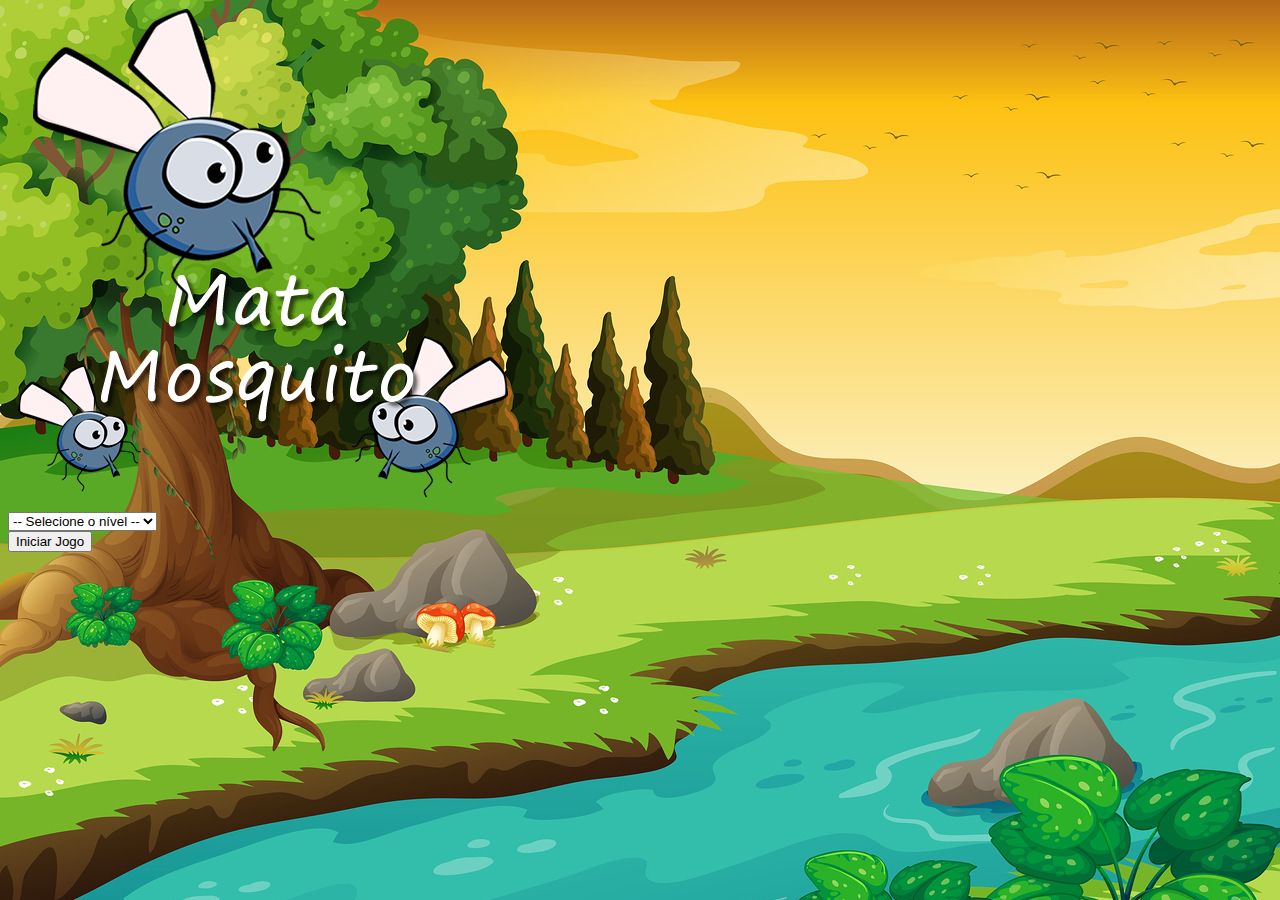
<file: index.html>
<!DOCTYPE html>
<html>
  <head>
    <meta charset="utf-8">
    <title>JavaScript</title>
   
    <link rel="stylesheet"  href="estilo.css">
    <!--  <script src="jogo.js"></script> -->
<link rel="stylesheet" href="https://stackpath.bootstrapcdn.com/bootstrap/4.5.0/css/bootstrap.min.css" integrity="sha384-9aIt2nRpC12Uk9gS9baDl411NQApFmC26EwAOH8WgZl5MYYxFfc+NcPb1dKGj7Sk" crossorigin="anonymous">

  <script>
    function iniciarJogo(){
      var nivel = document.getElementById('nivel').value

      if(nivel === ''){
        alert('Selecione um nível para iniciar o jogo')
        return false
      }

      window.location.href = "app.html?" + nivel

    }
  </script>
 
  </head>

  <body>

    <div class="container">
      <div class="row">
        <div class="col">
          <div class="d-flex justify-content-center">
            <img src="imagens/game.png">
            </div>
        </div>
      </div>

      <div class="row">
        <div class="col">
          <div class="d-flex justify-content-center">
                <div class="mb-2">
                      <select class="form-control" id="nivel">
                        <option value="">-- Selecione o nível --</option>
                        <option value="normal"> Normal </option>
                        <option value="dificil"> Difícil </option>
                        <option value="chucknorris"> Chuck Norris </option>
                      </select>
                </div>
          </div>
         </div> 
       </div>



      <div class="row">
        <div class="col">
          <div class="d-flex justify-content-center">
            <button type="button" class="btn btn-danger btn-lg" onclick="iniciarJogo()">Iniciar Jogo</button>
            </div>
        </div>
      </div>


    </div>

  </body>

</html>
</file>
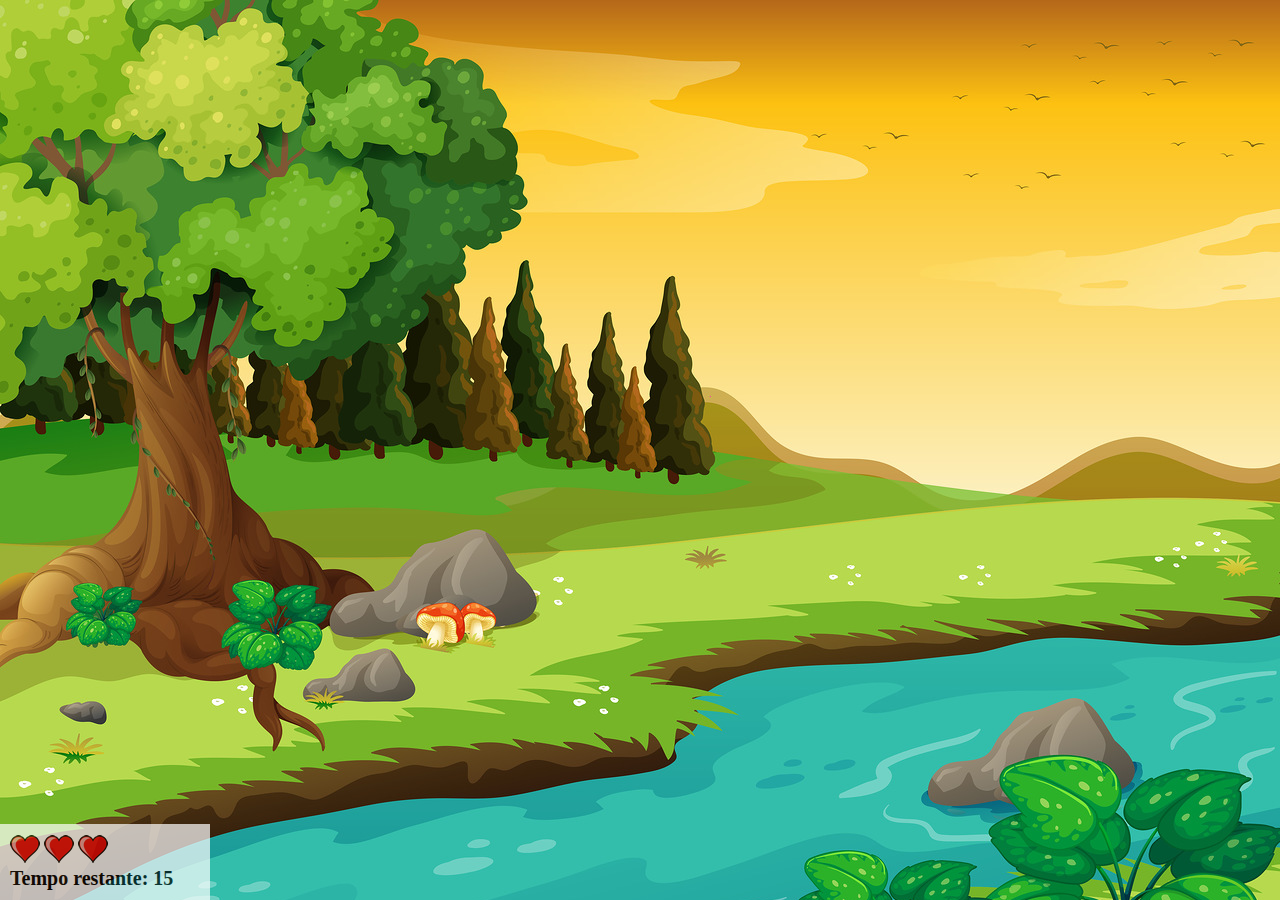
<file: app.html>
<!DOCTYPE html>
<html>
  <head>
    <meta charset="utf-8">
    <title>JavaScript</title>
   
    <link rel="stylesheet"  href="estilo.css">
     <script src="jogo.js"></script>

 
  </head>

  <body onresize="ajustaTamanhoPalcoJogo()">

    <div class="painel">
      <div class="vidas">
        <img id="v1" src="imagens/coracao_cheio.png">
        <img id="v2" src="imagens/coracao_cheio.png">
        <img id="v3" src="imagens/coracao_cheio.png">
      </div>

      <div class="cronometro">Tempo restante: <span id="cronometro"></span>
      </div>

    </div>


    <script>
      document.getElementById('cronometro').innerHTML = tempo

      var criaMosquito = setInterval(function(){
        posicaoRandomica()
      }, criaMosquitoTempo)
    </script>

  </body>

</html>
</file>
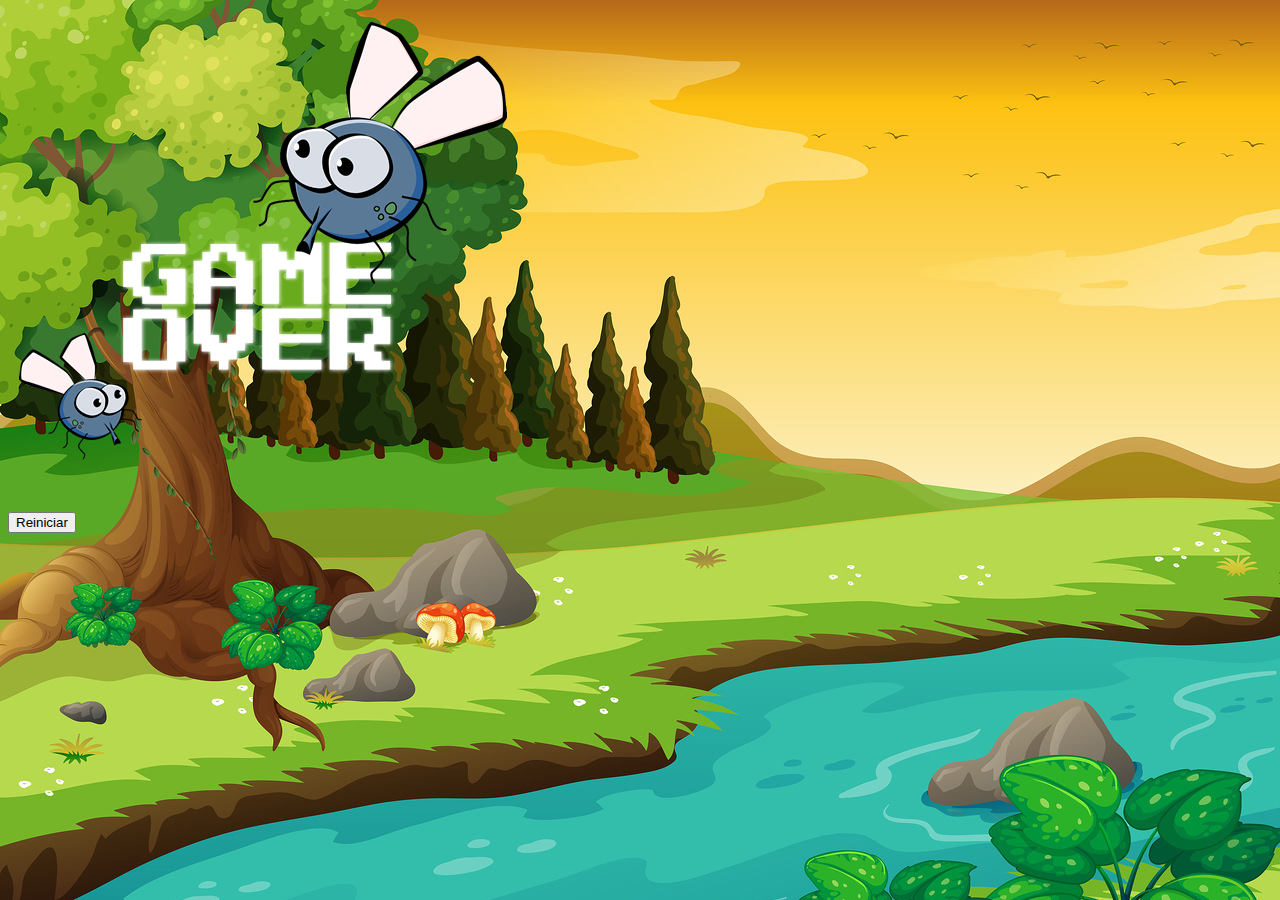
<file: fim_de_jogo.html>
<!DOCTYPE html>
<html>
  <head>
    <meta charset="utf-8">
    <title>JavaScript</title>
   
    <link rel="stylesheet"  href="estilo.css">
    <!--  <script src="jogo.js"></script> -->
<link rel="stylesheet" href="https://stackpath.bootstrapcdn.com/bootstrap/4.5.0/css/bootstrap.min.css" integrity="sha384-9aIt2nRpC12Uk9gS9baDl411NQApFmC26EwAOH8WgZl5MYYxFfc+NcPb1dKGj7Sk" crossorigin="anonymous">
 
  </head>

  <body>

    <div class="container">
      <div class="row">
        <div class="col">
          <div class="d-flex justify-content-center">
            <img src="imagens/game_over.png">
            </div>
        </div>
      </div>


      <div class="row">
        <div class="col">
          <div class="d-flex justify-content-center">
            <button type="button" class="btn btn-dark btn-lg" onclick="window.location.href = 'index.html'">Reiniciar</button>
            </div>
        </div>
      </div>


    </div>

  </body>

</html>
</file>
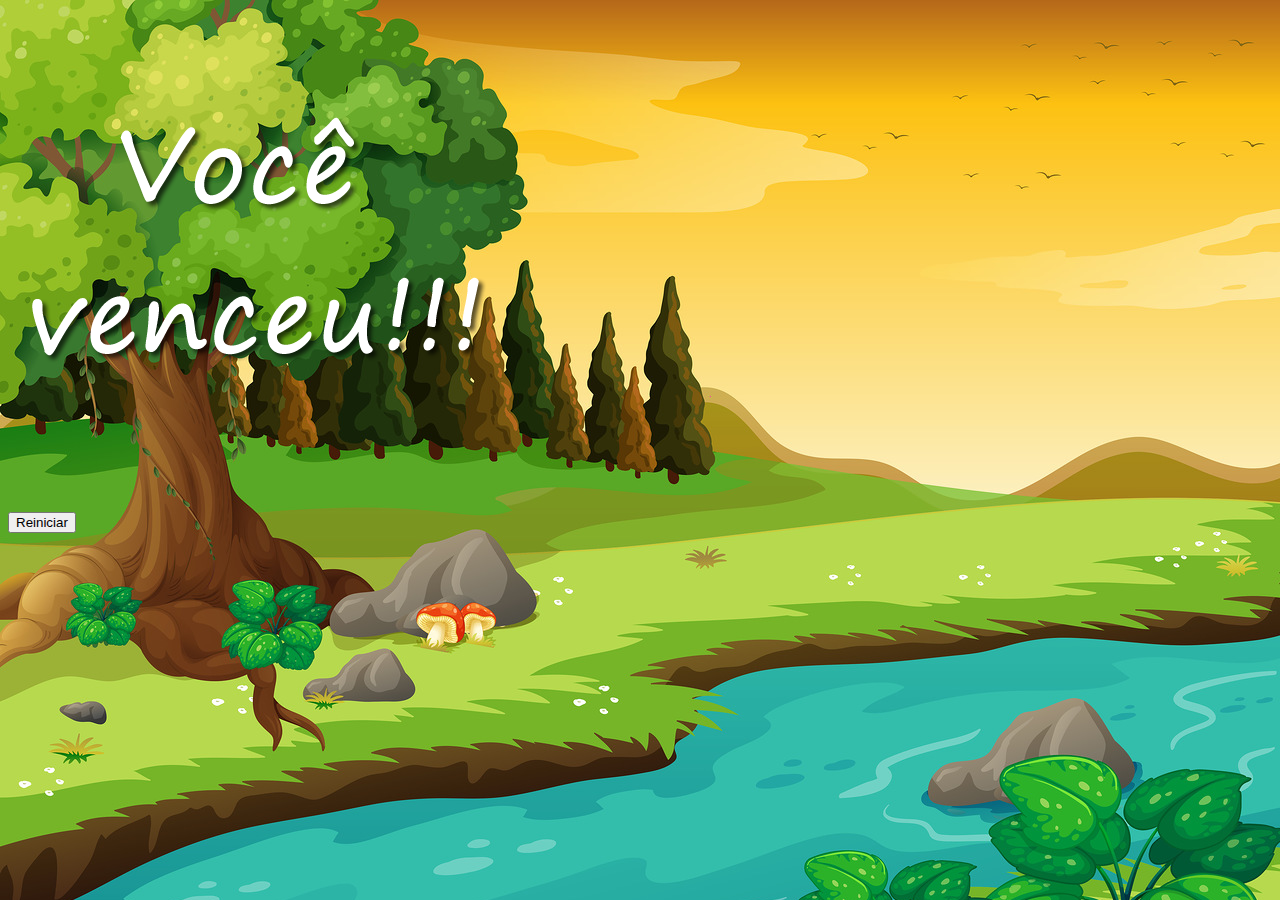
<file: vitoria.html>
<!DOCTYPE html>
<html>
  <head>
    <meta charset="utf-8">
    <title>JavaScript</title>
   
    <link rel="stylesheet"  href="estilo.css">
    <!--  <script src="jogo.js"></script> -->
<link rel="stylesheet" href="https://stackpath.bootstrapcdn.com/bootstrap/4.5.0/css/bootstrap.min.css" integrity="sha384-9aIt2nRpC12Uk9gS9baDl411NQApFmC26EwAOH8WgZl5MYYxFfc+NcPb1dKGj7Sk" crossorigin="anonymous">
 
  </head>

  <body>

    <div class="container">
      <div class="row">
        <div class="col">
          <div class="d-flex justify-content-center">
            <img src="imagens/vitoria.png">
            </div>
        </div>
      </div>


      <div class="row">
        <div class="col">
          <div class="d-flex justify-content-center">
            <button type="button" class="btn btn-dark btn-lg" onclick="window.location.href = 'index.html'">Reiniciar</button>
            </div>
        </div>
      </div>


    </div>

  </body>

</html>
</file>
<file: estilo.css>
html {
	cursor: url(imagens/mata_mosquito.png) 30 30, auto;
}


body {
	background-image: url(imagens/bg.jpg);
	background-repeat: no-repeat center fixed;
	background-size: cover;
}



.mosquito1 {
	width: 50px;
	height: 50px;
}

.mosquito2 {
	width: 70px;
	height: 70px;
}

.mosquito3 {
	width: 90px;
	height: 90px;
}

.ladoA {
	transform: scaleX(1);
}

.ladoB {
	transform: scaleX(-1);
}

.painel {
	position: absolute;
	width: 190px;
	padding: 10px;
	left: 0px;
	bottom: 0px;
	border-top: solid 1px #fff;
	background: #fff;
	opacity: 0.7;

}

.vidas {
	float: left;

}

.cronometro {
	float: left;
	font-size: 20px;
	font-weight: bold;
}
</file>
